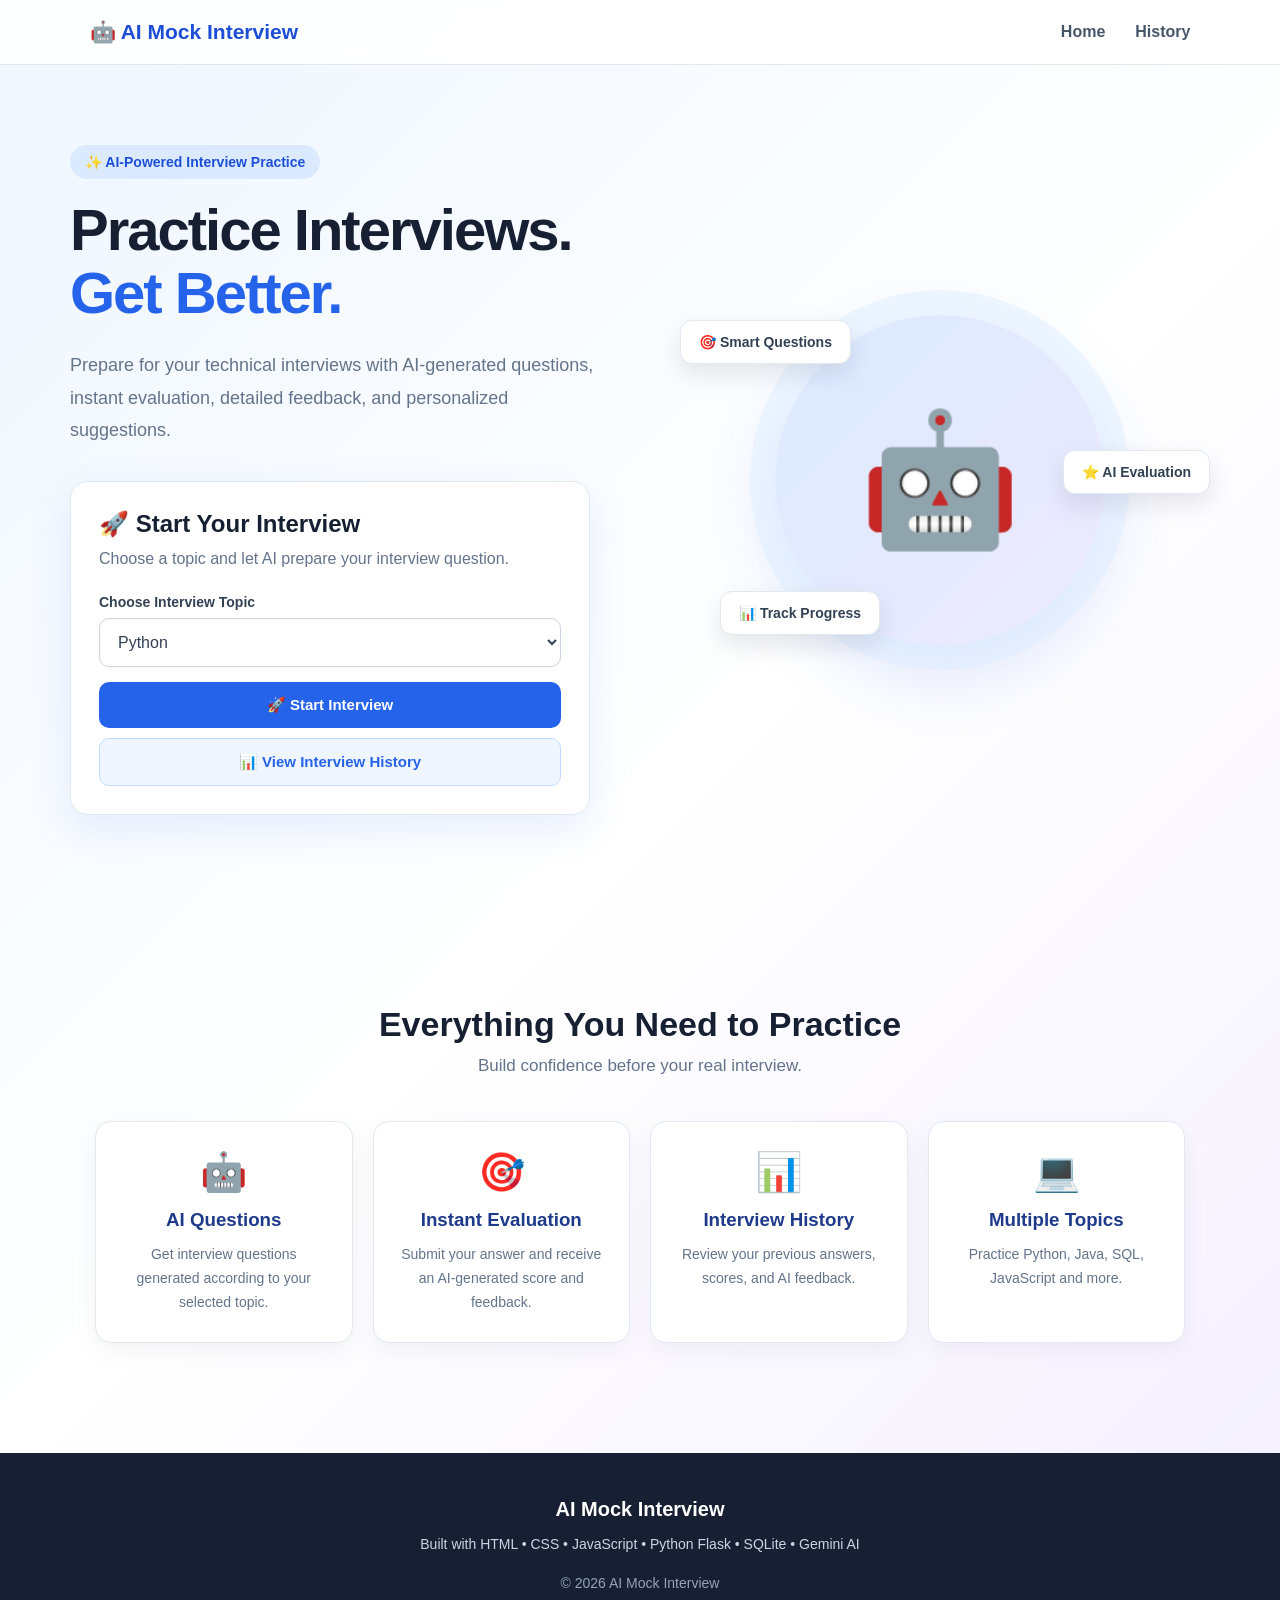
<file: frontend/index.html>
<!DOCTYPE html>
<html lang="en">

<head>

    <meta charset="UTF-8">

    <meta
        name="viewport"
        content="width=device-width, initial-scale=1.0"
    >

    <title>AI Mock Interview</title>

    <link
        rel="stylesheet"
        href="style.css"
    >

</head>


<body>

    <!-- Navigation -->

    <nav class="navbar">

        <div class="logo">
            🤖 AI Mock Interview
        </div>

        <div class="nav-links">

            <a href="index.html">
                Home
            </a>

            <a href="history.html">
                History
            </a>

        </div>

    </nav>


    <!-- Hero Section -->

    <main class="hero">

        <section class="hero-content">

            <div class="badge">
                ✨ AI-Powered Interview Practice
            </div>

            <h1>
                Practice Interviews.
                <span>Get Better.</span>
            </h1>

            <p class="hero-text">
                Prepare for your technical interviews with
                AI-generated questions, instant evaluation,
                detailed feedback, and personalized suggestions.
            </p>


            <!-- Interview Card -->

            <div class="interview-card">

                <h2>
                    🚀 Start Your Interview
                </h2>

                <p>
                    Choose a topic and let AI prepare your
                    interview question.
                </p>


                <label for="topic">
                    Choose Interview Topic
                </label>


                <select id="topic">

                    <option value="Python">
                        Python
                    </option>

                    <option value="Java">
                        Java
                    </option>

                    <option value="SQL">
                        SQL
                    </option>

                    <option value="JavaScript">
                        JavaScript
                    </option>

                    <option value="HTML and CSS">
                        HTML & CSS
                    </option>

                    <option value="Data Structures">
                        Data Structures
                    </option>

                    <option value="General">
                        General Interview
                    </option>

                </select>


                <button
                    class="primary-button"
                    onclick="startInterview()"
                >
                    🚀 Start Interview
                </button>


                <button
                    class="history-button"
                    onclick="openHistory()"
                >
                    📊 View Interview History
                </button>

            </div>

        </section>


        <!-- AI Illustration -->

        <section class="hero-visual">

            <div class="ai-circle">

                <div class="robot">
                    🤖
                </div>

            </div>

            <div class="floating-card card-one">
                🎯 Smart Questions
            </div>

            <div class="floating-card card-two">
                ⭐ AI Evaluation
            </div>

            <div class="floating-card card-three">
                📊 Track Progress
            </div>

        </section>

    </main>


    <!-- Features -->

    <section class="features">

        <h2>
            Everything You Need to Practice
        </h2>

        <p class="section-subtitle">
            Build confidence before your real interview.
        </p>


        <div class="feature-grid">


            <div class="feature-card">

                <div class="feature-icon">
                    🤖
                </div>

                <h3>
                    AI Questions
                </h3>

                <p>
                    Get interview questions generated
                    according to your selected topic.
                </p>

            </div>


            <div class="feature-card">

                <div class="feature-icon">
                    🎯
                </div>

                <h3>
                    Instant Evaluation
                </h3>

                <p>
                    Submit your answer and receive an
                    AI-generated score and feedback.
                </p>

            </div>


            <div class="feature-card">

                <div class="feature-icon">
                    📊
                </div>

                <h3>
                    Interview History
                </h3>

                <p>
                    Review your previous answers,
                    scores, and AI feedback.
                </p>

            </div>


            <div class="feature-card">

                <div class="feature-icon">
                    💻
                </div>

                <h3>
                    Multiple Topics
                </h3>

                <p>
                    Practice Python, Java, SQL,
                    JavaScript and more.
                </p>

            </div>

        </div>

    </section>


    <!-- Footer -->

    <footer>

        <h3>
             AI Mock Interview
        </h3>

        <p>
            Built with HTML • CSS • JavaScript •
            Python Flask • SQLite • Gemini AI
        </p>

        <p class="copyright">
            © 2026 AI Mock Interview
        </p>

    </footer>


    <script src="script.js"></script>

</body>

</html>
</file>
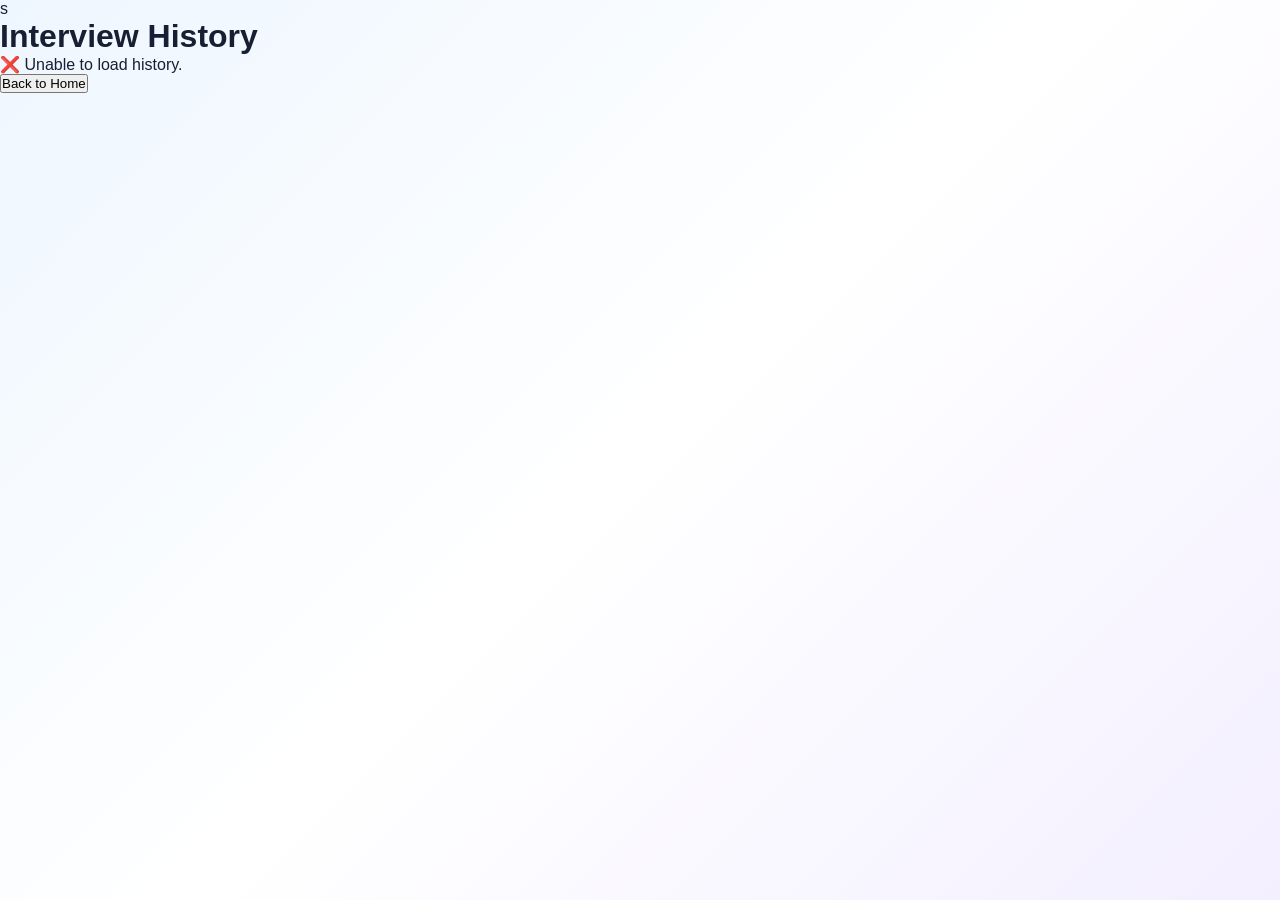
<file: frontend/history.html>
<!DOCTYPE html>
<html lang="en">

<head>

    <meta charset="UTF-8">

    <meta name="viewport"
          content="width=device-width, initial-scale=1.0">
s
    <title>Interview History</title>

    <link rel="stylesheet" href="style.css">

</head>

<body>

    <div class="container">

        <h1> Interview History</h1>


        <div id="history">

            Loading history...

        </div>


        <button
            class="secondary"
            onclick="goHome()">

            Back to Home

        </button>

    </div>


    <script src="script.js"></script>

</body>

</html>
</file>
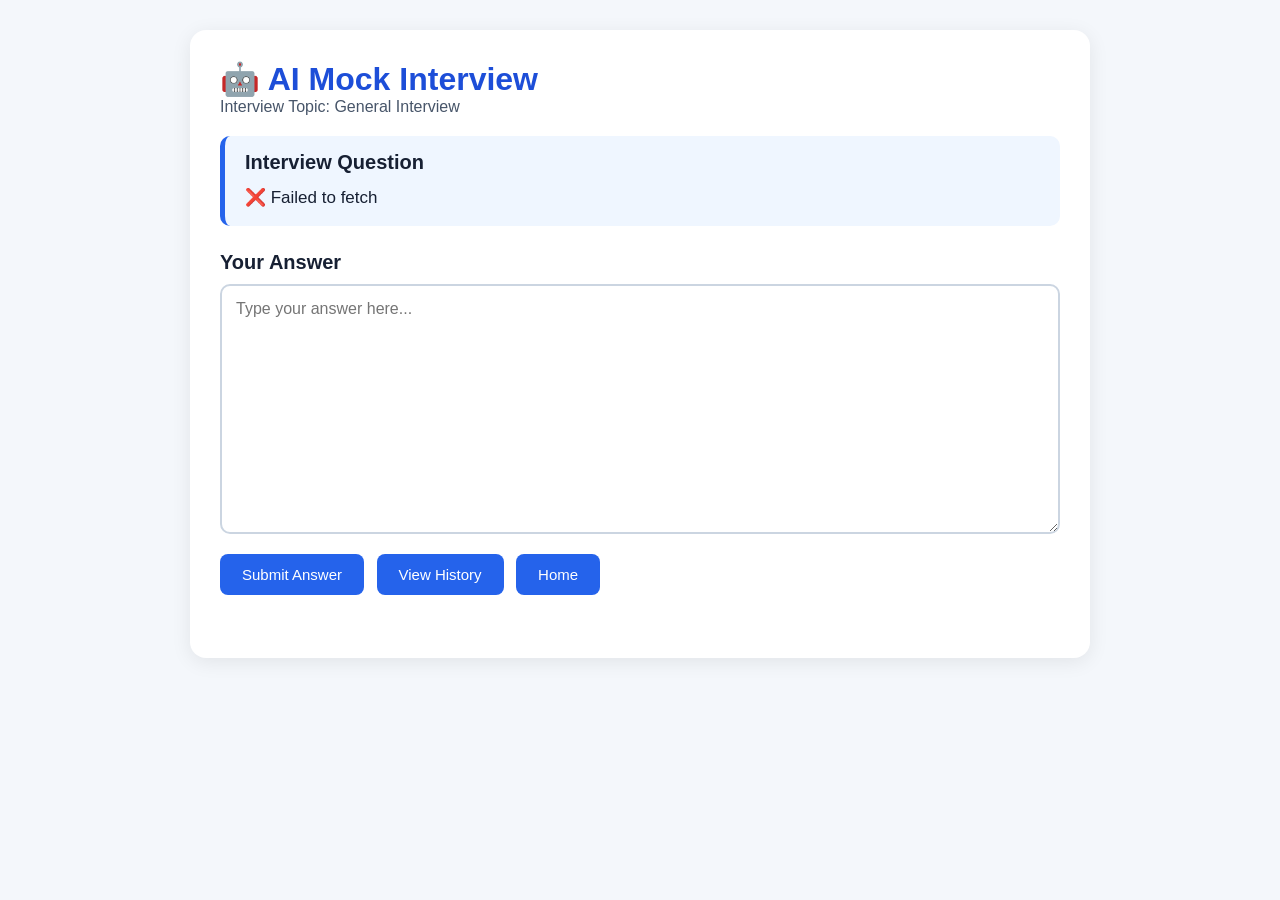
<file: frontend/interview.html>
<!DOCTYPE html>
<html lang="en">

<head>
    <meta charset="UTF-8">
    <meta name="viewport" content="width=device-width, initial-scale=1.0">
    <title>AI Mock Interview</title>

    <link rel="stylesheet" href="style.css">

    <style>
        body {
            font-family: Arial, sans-serif;
            background: #f4f7fb;
            margin: 0;
            padding: 30px 15px;
        }

        .container {
            max-width: 900px;
            margin: 0 auto;
            background: #ffffff;
            padding: 30px;
            border-radius: 16px;
            box-shadow: 0 4px 20px rgba(0, 0, 0, 0.08);
        }

        h1 {
            color: #1d4ed8;
            margin-top: 0;
        }

        #topicDisplay {
            color: #475569;
            font-size: 16px;
            margin-bottom: 20px;
        }

        .question-box {
            background: #eff6ff;
            border-left: 5px solid #2563eb;
            padding: 15px 20px;
            border-radius: 10px;
            margin-bottom: 25px;
        }

        .question-box h2,
        .answer-box h2 {
            margin: 0 0 10px;
            font-size: 20px;
        }

        #question {
            font-size: 17px;
            line-height: 1.6;
            margin: 0;
        }

        #answer {
            width: 100%;
            height: 250px;
            padding: 14px;
            font-size: 16px;
            font-family: inherit;
            border: 2px solid #cbd5e1;
            border-radius: 10px;
            resize: vertical;
            box-sizing: border-box;
            display: block;
        }

        #answer:focus {
            outline: none;
            border-color: #2563eb;
        }

        .buttons {
            margin-top: 20px;
        }

        .buttons button {
            padding: 12px 22px;
            font-size: 15px;
            background: #2563eb;
            color: #ffffff;
            border: none;
            border-radius: 8px;
            cursor: pointer;
            margin: 0 8px 8px 0;
        }

        .buttons button:hover {
            background: #1d4ed8;
        }

        .result-box {
            margin-top: 25px;
            line-height: 1.6;
            font-size: 16px;
        }
    </style>
</head>

<body>

    <div class="container">

        <h1>🤖 AI Mock Interview</h1>

        <p id="topicDisplay">
            Interview Topic
        </p>

        <div class="question-box">

            <h2>Interview Question</h2>

            <p id="question">
                AI is preparing your question...
            </p>

        </div>

        <div class="answer-box">

            <h2>Your Answer</h2>

            <textarea
                id="answer"
                rows="8"
                placeholder="Type your answer here..."
            ></textarea>

        </div>

        <div class="buttons">

            <button
                type="button"
                id="submitButton"
                onclick="submitAnswer(); return false;"
            >
                Submit Answer
            </button>

            <button
                type="button"
                id="nextButton"
                onclick="nextQuestion(); return false;"
                style="display: none;"
            >
                Next Question
            </button>

            <button
                type="button"
                onclick="openHistory(); return false;"
            >
                View History
            </button>

            <button
                type="button"
                onclick="goHome(); return false;"
            >
                Home
            </button>

        </div>

        <div
            class="result-box"
            id="result"
        >
        </div>

    </div>

    <script src="script.js"></script>

</body>

</html>
</file>
<file: frontend/style.css>
/* =========================================
   AI MOCK INTERVIEW
   PROFESSIONAL WEBSITE DESIGN
========================================= */

* {
    margin: 0;
    padding: 0;
    box-sizing: border-box;
}

html {
    scroll-behavior: smooth;
}

body {
    min-height: 100vh;

    font-family:
        Arial,
        Helvetica,
        sans-serif;

    color: #172033;

    background:
        linear-gradient(
            135deg,
            #eef6ff 0%,
            #ffffff 50%,
            #f3efff 100%
        );
}


/* =========================================
   NAVBAR
========================================= */

.navbar {
    width: 100%;

    padding: 20px 7%;

    display: flex;

    justify-content: space-between;

    align-items: center;

    background: rgba(255, 255, 255, 0.92);

    border-bottom: 1px solid #e5e7eb;

    position: sticky;

    top: 0;

    z-index: 100;

    backdrop-filter: blur(10px);
}

.logo {
    font-size: 21px;

    font-weight: 800;

    color: #1d4ed8;
}

.nav-links {
    display: flex;

    gap: 30px;
}

.nav-links a {
    text-decoration: none;

    color: #475569;

    font-weight: 600;

    transition: 0.2s;
}

.nav-links a:hover {
    color: #2563eb;
}


/* =========================================
   HERO
========================================= */

.hero {
    max-width: 1200px;

    margin: auto;

    min-height: 620px;

    padding: 80px 30px;

    display: grid;

    grid-template-columns: 1fr 1fr;

    gap: 60px;

    align-items: center;
}

.hero-content {
    max-width: 600px;
}

.badge {
    display: inline-block;

    padding: 9px 15px;

    margin-bottom: 20px;

    border-radius: 30px;

    background: #dbeafe;

    color: #1d4ed8;

    font-size: 14px;

    font-weight: 700;
}

.hero h1 {
    font-size: 58px;

    line-height: 1.08;

    letter-spacing: -2px;

    color: #172033;

    margin-bottom: 25px;
}

.hero h1 span {
    color: #2563eb;
}

.hero-text {
    max-width: 570px;

    color: #64748b;

    font-size: 18px;

    line-height: 1.8;

    margin-bottom: 35px;
}


/* =========================================
   INTERVIEW CARD
========================================= */

.interview-card {
    max-width: 520px;

    padding: 28px;

    background: #ffffff;

    border: 1px solid #e2e8f0;

    border-radius: 18px;

    box-shadow:
        0 15px 40px rgba(37, 99, 235, 0.10);
}

.interview-card h2 {
    color: #172033;

    margin-bottom: 8px;
}

.interview-card p {
    color: #64748b;

    line-height: 1.6;

    margin-bottom: 22px;
}

.interview-card label {
    display: block;

    color: #334155;

    font-size: 14px;

    font-weight: 700;

    margin-bottom: 8px;
}

.interview-card select {
    width: 100%;

    padding: 14px;

    border: 1px solid #cbd5e1;

    border-radius: 10px;

    background: #ffffff;

    color: #334155;

    font-size: 16px;

    outline: none;

    margin-bottom: 15px;
}

.interview-card select:focus {
    border-color: #2563eb;
}


/* =========================================
   BUTTONS
========================================= */

.primary-button,
.history-button {
    width: 100%;

    padding: 14px 20px;

    border: none;

    border-radius: 10px;

    font-size: 15px;

    font-weight: 700;

    cursor: pointer;

    transition: 0.2s;
}

.primary-button {
    color: white;

    background: #2563eb;

    margin-bottom: 10px;
}

.primary-button:hover {
    background: #1d4ed8;

    transform: translateY(-2px);
}

.history-button {
    color: #2563eb;

    background: #eff6ff;

    border: 1px solid #bfdbfe;
}

.history-button:hover {
    background: #dbeafe;
}


/* =========================================
   AI VISUAL
========================================= */

.hero-visual {
    min-height: 500px;

    position: relative;

    display: flex;

    justify-content: center;

    align-items: center;
}

.ai-circle {
    width: 330px;

    height: 330px;

    border-radius: 50%;

    display: flex;

    justify-content: center;

    align-items: center;

    background:
        linear-gradient(
            135deg,
            #dbeafe,
            #ede9fe
        );

    box-shadow:
        0 0 0 25px rgba(219, 234, 254, 0.45),
        0 25px 70px rgba(37, 99, 235, 0.18);
}

.robot {
    font-size: 130px;
}


/* =========================================
   FLOATING CARDS
========================================= */

.floating-card {
    position: absolute;

    padding: 13px 18px;

    background: #ffffff;

    border: 1px solid #e2e8f0;

    border-radius: 12px;

    font-size: 14px;

    font-weight: 700;

    color: #334155;

    box-shadow:
        0 10px 25px rgba(15, 23, 42, 0.10);
}

.card-one {
    top: 90px;

    left: 10px;
}

.card-two {
    top: 220px;

    right: 0;
}

.card-three {
    bottom: 95px;

    left: 50px;
}


/* =========================================
   FEATURES
========================================= */

.features {
    max-width: 1150px;

    margin: 40px auto;

    padding: 70px 30px;
}

.features > h2 {
    text-align: center;

    font-size: 34px;

    color: #172033;

    margin-bottom: 12px;
}

.section-subtitle {
    text-align: center;

    color: #64748b;

    font-size: 17px;

    margin-bottom: 45px;
}

.feature-grid {
    display: grid;

    grid-template-columns:
        repeat(4, 1fr);

    gap: 20px;
}

.feature-card {
    padding: 28px 22px;

    background: #ffffff;

    border: 1px solid #e2e8f0;

    border-radius: 16px;

    text-align: center;

    transition: 0.25s;

    box-shadow:
        0 8px 25px rgba(15, 23, 42, 0.05);
}

.feature-card:hover {
    transform: translateY(-6px);

    border-color: #bfdbfe;

    box-shadow:
        0 15px 35px rgba(37, 99, 235, 0.10);
}

.feature-icon {
    font-size: 38px;

    margin-bottom: 15px;
}

.feature-card h3 {
    color: #1e3a8a;

    margin-bottom: 12px;
}

.feature-card p {
    color: #64748b;

    font-size: 14px;

    line-height: 1.7;
}


/* =========================================
   FOOTER
========================================= */

footer {
    margin-top: 40px;

    padding: 45px 20px;

    text-align: center;

    background: #172033;

    color: white;
}

footer h3 {
    font-size: 20px;

    margin-bottom: 12px;
}

footer p {
    color: #cbd5e1;

    font-size: 14px;

    line-height: 1.7;
}

footer .copyright {
    margin-top: 15px;

    color: #94a3b8;
}


/* =========================================
   MOBILE
========================================= */

@media (max-width: 900px) {

    .hero {
        grid-template-columns: 1fr;

        text-align: center;

        padding-top: 55px;
    }

    .hero-content {
        margin: auto;
    }

    .hero-text {
        margin-left: auto;

        margin-right: auto;
    }

    .interview-card {
        margin: auto;

        text-align: left;
    }

    .hero-visual {
        min-height: 420px;
    }

    .feature-grid {
        grid-template-columns:
            repeat(2, 1fr);
    }
}


/* =========================================
   SMALL MOBILE
========================================= */

@media (max-width: 600px) {

    body {
        padding: 0;
    }

    .navbar {
        padding: 17px 20px;
    }

    .logo {
        font-size: 17px;
    }

    .nav-links {
        gap: 14px;
    }

    .nav-links a {
        font-size: 13px;
    }

    .hero {
        padding: 45px 18px;

        gap: 30px;
    }

    .hero h1 {
        font-size: 39px;

        letter-spacing: -1px;
    }

    .hero-text {
        font-size: 16px;
    }

    .interview-card {
        padding: 22px;
    }

    .ai-circle {
        width: 240px;

        height: 240px;
    }

    .robot {
        font-size: 90px;
    }

    .floating-card {
        font-size: 12px;

        padding: 10px 12px;
    }

    .card-one {
        left: 0;

        top: 60px;
    }

    .card-two {
        right: 0;

        top: 190px;
    }

    .card-three {
        left: 15px;

        bottom: 55px;
    }

    .features {
        padding: 45px 18px;
    }

    .features > h2 {
        font-size: 28px;
    }

    .feature-grid {
        grid-template-columns: 1fr;
    }
}
</file>
